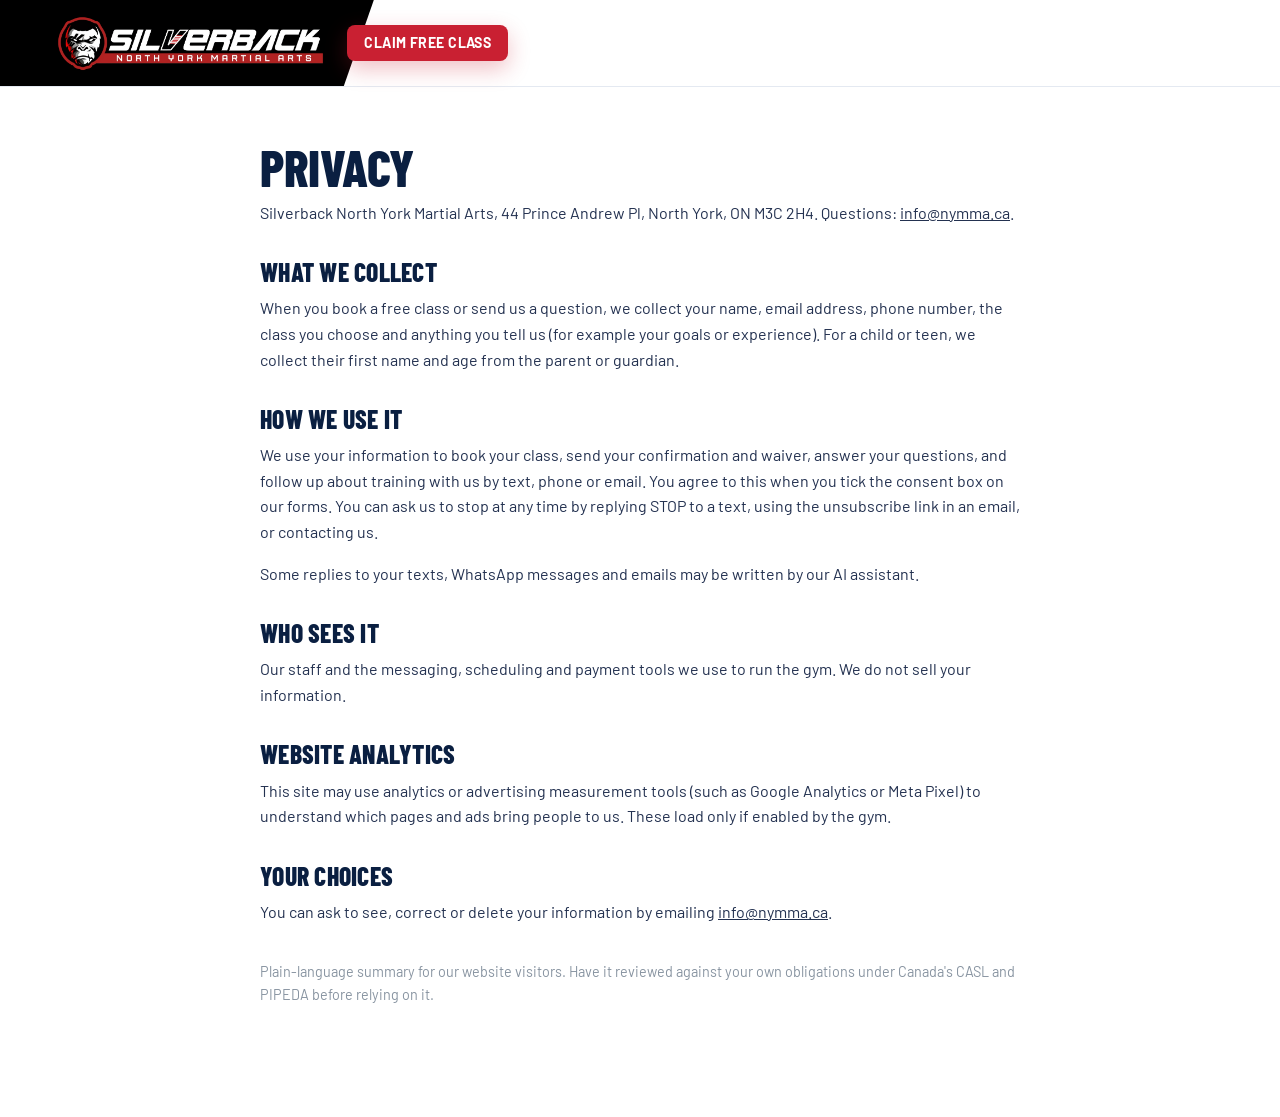
<file: privacy.html>
<!doctype html>
<html lang="en">
<head>
<meta charset="utf-8">
<meta name="viewport" content="width=device-width,initial-scale=1">
<title>Privacy | Silverback North York MMA</title>
<meta name="robots" content="noindex">
<link rel="icon" href="/favicon.ico?v=2" sizes="48x48">
<link rel="icon" href="/assets/img/favicon-192.png?v=2" type="image/png" sizes="192x192">
<link rel="apple-touch-icon" href="/assets/img/apple-touch-icon.png?v=2">
<link href="https://fonts.googleapis.com/css2?family=Barlow:wght@400;500;600;700&family=Barlow+Condensed:wght@700;800&display=swap" rel="stylesheet">
<link rel="stylesheet" href="assets/css/styles.css?v=8">
</head>
<body>
<header class="hdr"><div class="wrap"><a class="brand" href="index.html"><img src="https://img1.wsimg.com/isteam/ip/94b5a3c4-f726-4b4a-af38-fd5995746933/22978.png/:/rs=w:560" srcset="https://img1.wsimg.com/isteam/ip/94b5a3c4-f726-4b4a-af38-fd5995746933/22978.png/:/rs=w:280 280w, https://img1.wsimg.com/isteam/ip/94b5a3c4-f726-4b4a-af38-fd5995746933/22978.png/:/rs=w:560 560w, https://img1.wsimg.com/isteam/ip/94b5a3c4-f726-4b4a-af38-fd5995746933/22978.png/:/rs=w:840 840w" sizes="(max-width: 560px) 211px, (max-width: 760px) 240px, 278px" alt="Silverback North York Martial Arts" width="278" height="58" onerror="this.onerror=null;this.removeAttribute('srcset');this.src='assets/img/logo.webp'"></a>
<div class="hdr-cta"><a class="btn btn-red btn-sm" href="index.html#book">Claim free class</a></div></div></header>
<main class="wrap legal">
  <h1>Privacy</h1>
  <p>Silverback North York Martial Arts, 44 Prince Andrew Pl, North York, ON M3C 2H4. Questions: <a href="mailto:info@nymma.ca">info@nymma.ca</a>.</p>

  <h2>What we collect</h2>
  <p>When you book a free class or send us a question, we collect your name, email address, phone number, the class you choose and anything you tell us (for example your goals or experience). For a child or teen, we collect their first name and age from the parent or guardian.</p>

  <h2>How we use it</h2>
  <p>We use your information to book your class, send your confirmation and waiver, answer your questions, and follow up about training with us by text, phone or email. You agree to this when you tick the consent box on our forms. You can ask us to stop at any time by replying STOP to a text, using the unsubscribe link in an email, or contacting us.</p>
  <p>Some replies to your texts, WhatsApp messages and emails may be written by our AI assistant.</p>

  <h2>Who sees it</h2>
  <p>Our staff and the messaging, scheduling and payment tools we use to run the gym. We do not sell your information.</p>

  <h2>Website analytics</h2>
  <p>This site may use analytics or advertising measurement tools (such as Google Analytics or Meta Pixel) to understand which pages and ads bring people to us. These load only if enabled by the gym.</p>

  <h2>Your choices</h2>
  <p>You can ask to see, correct or delete your information by emailing <a href="mailto:info@nymma.ca">info@nymma.ca</a>.</p>

  <p style="color:#8894a1;font-size:.9rem;margin-top:36px">Plain-language summary for our website visitors. Have it reviewed against your own obligations under Canada's CASL and PIPEDA before relying on it.</p>
</main>
</body>
</html>
</file>
<file: assets/css/styles.css>
/* Silverback North York MMA - v2. Light, conversion-first design (navy/red on white, Barlow). */
:root{
  --bg:#ffffff; --soft:#f4f6fa; --soft2:#e9edf4; --ink:#0a1f41; --ink2:#233150; --muted:#5b6472; --line:#e4e9f1; --line2:#d3dae6;
  --red:#c92032; --red-dk:#a3182a; --red-tint:#fbe9ec; --gold:#f2b632; --gold-tint:#fff6de; --ok:#178a56; --ok-tint:#e6f6ee; --blue:#2458d3; --blue-tint:#e7edfc;
  --radius:12px; --radius-sm:8px; --shadow:0 18px 44px rgba(10,31,65,.12); --shadow-sm:0 1px 4px rgba(10,31,65,.07);
  --head:"Barlow Condensed","Arial Narrow",Impact,sans-serif; --body:"Barlow",system-ui,-apple-system,"Segoe UI",Roboto,sans-serif;
  --hdr-h:86px; --logo-h:58px; /* header height and logo height; the black logo plate sizes itself from these */
}
@media(max-width:760px){:root{--hdr-h:74px;--logo-h:50px}}
@media(max-width:560px){:root{--hdr-h:68px;--logo-h:44px}}
*{box-sizing:border-box}
html{scroll-behavior:smooth;scroll-padding-top:calc(var(--hdr-h) + 14px);overflow-x:hidden}
/* Stops a sideways-drifting scroll from triggering the phone's swipe-back / bounce animation. */
html,body{overscroll-behavior-x:none}
body{margin:0;background:var(--bg);color:var(--ink);font:16px/1.6 var(--body);-webkit-font-smoothing:antialiased;overflow-x:hidden}
img{max-width:100%;display:block}
a{color:inherit}
h1,h2,h3,h4{font-family:var(--head);text-transform:uppercase;letter-spacing:.01em;line-height:1.02;margin:0;color:var(--ink);text-wrap:balance}
h1{font-size:clamp(2.9rem,6.6vw,5.4rem);font-weight:800;letter-spacing:-.005em;line-height:.95}
h2{font-size:clamp(2.1rem,4.4vw,3.3rem);font-weight:800}
h3{font-size:1.5rem;font-weight:700}
p{margin:0 0 1em}
.wrap{width:min(1180px,100% - 32px);margin-inline:auto}
.sec{padding:clamp(60px,8vw,108px) 0}
.sec.alt{background:var(--soft)}
.sec-line{border-top:1.5px solid var(--line)}
.eyebrow{display:inline-flex;align-items:center;gap:10px;color:var(--ink);font:700 .82rem/1 var(--body);letter-spacing:.14em;text-transform:uppercase;margin-bottom:16px}
.eyebrow::before{content:"";display:inline-block;width:22px;height:2px;background:var(--red);flex:0 0 auto}
@media(max-width:420px){.eyebrow{font-size:.72rem;letter-spacing:.1em;gap:8px}.eyebrow::before{width:16px}}
.lead{color:var(--muted);font-size:1.12rem;max-width:62ch}
.lead a{color:var(--red);font-weight:600}
.muted{color:var(--muted)}
.small{font-size:.92rem;color:var(--muted)}
.small a{color:var(--red);font-weight:600}
.ok{color:var(--ok)}
.center{text-align:center}.center .lead{margin-inline:auto}
.sec-head{margin-bottom:clamp(28px,4vw,48px)}
.sec-head h2{margin-bottom:0}
.sec-head .lead{margin-top:16px;margin-bottom:0}
.sec-head.split{display:grid;grid-template-columns:1.1fr .9fr;gap:18px 48px;align-items:end}
.sec-head.split .lead{margin:0}
@media(max-width:860px){.sec-head.split{grid-template-columns:1fr}}
.skip{position:absolute;left:-999px;top:8px;background:#fff;color:#000;padding:8px 12px;border-radius:8px;z-index:400;border:2px solid var(--ink)}.skip:focus{left:8px}

/* buttons */
.btn{display:inline-flex;align-items:center;justify-content:center;gap:8px;padding:14px 26px;border-radius:var(--radius-sm);border:1.5px solid transparent;
  font:700 .95rem/1 var(--body);text-transform:uppercase;letter-spacing:.03em;text-decoration:none;cursor:pointer;transition:transform .12s,background .15s,border-color .15s,box-shadow .15s;white-space:nowrap;background:none;color:inherit}
.btn:hover{transform:translateY(-1px)}
.btn:disabled{opacity:.55;cursor:not-allowed;transform:none}
.btn-red{background:var(--red);color:#fff;box-shadow:0 8px 22px rgba(201,32,50,.28)}.btn-red:hover{background:var(--red-dk)}
.btn-ghost{background:#fff;color:var(--ink);border-color:var(--line2)}.btn-ghost:hover{border-color:var(--ink)}
.btn-dark{background:var(--ink);color:#fff}.btn-dark:hover{background:#000}
.btn-white{background:#fff;color:var(--red);box-shadow:0 10px 26px rgba(0,0,0,.14)}.btn-white:hover{background:var(--red-tint)}
.btn-lg{padding:18px 30px;font-size:1.05rem}
.btn-sm{padding:10px 16px;font-size:.88rem}
.btn-block{width:100%}
.btnrow{display:flex;flex-wrap:wrap;gap:12px;margin-top:26px}
:focus-visible{outline:3px solid var(--blue);outline-offset:2px;border-radius:6px}

/* promo bar */
.promo-bar{background:var(--gold);color:#241a00;text-align:center;padding:9px 16px;font-size:.92rem;font-weight:600}
.promo-bar a{text-decoration:underline;text-underline-offset:3px}
.promo-bar[hidden]{display:none}

/* header */
.hdr{position:sticky;top:0;z-index:50;background:rgba(255,255,255,.96);backdrop-filter:saturate(1.4) blur(8px);-webkit-backdrop-filter:saturate(1.4) blur(8px);border-bottom:1.5px solid var(--line);transition:box-shadow .2s}
.hdr.scrolled{box-shadow:0 6px 24px rgba(10,31,65,.08)}
/* Black plate behind the logo, from the left edge of the screen to just past the logo, with an angled end.
   The logo's own black banner blends into it, so the logo reads as part of the header instead of a sticker on white. */
.hdr::before{content:"";position:absolute;left:0;top:0;bottom:0;width:calc((100% - min(1180px, 100% - 32px)) / 2 + var(--logo-h) * 4.79 + 46px);background:#000;clip-path:polygon(0 0,100% 0,calc(100% - 30px) 100%,0 100%);pointer-events:none}
.hdr .wrap{position:relative;display:flex;align-items:center;gap:20px;height:var(--hdr-h)}
.brand{display:flex;align-items:center;text-decoration:none;flex:0 0 auto}
.brand img{height:var(--logo-h);width:auto}
.nav{display:flex;gap:26px;margin-left:auto}
.nav a{color:var(--ink2);text-decoration:none;font-weight:600;font-size:.95rem;position:relative;padding:4px 0}
.nav a::after{content:"";position:absolute;left:0;right:0;bottom:-2px;height:2px;background:var(--red);transform:scaleX(0);transition:transform .18s}
.nav a:hover{color:var(--ink)}.nav a:hover::after,.nav a.on::after{transform:scaleX(1)}
.hdr-cta{display:flex;align-items:center;gap:16px}
.hdr-phone{font-weight:700;text-decoration:none;font-size:.95rem;white-space:nowrap}
.hdr-phone:hover{color:var(--red)}
.burger{display:none;background:#fff;border:1.5px solid var(--line);border-radius:var(--radius-sm);width:44px;height:44px;cursor:pointer;padding:0;place-content:center;gap:5px}
.burger span{display:block;width:20px;height:2px;background:var(--ink);transition:transform .2s,opacity .2s}
.burger[aria-expanded="true"] span:nth-child(1){transform:translateY(7px) rotate(45deg)}
.burger[aria-expanded="true"] span:nth-child(2){opacity:0}
.burger[aria-expanded="true"] span:nth-child(3){transform:translateY(-7px) rotate(-45deg)}
@media(max-width:1120px){
  .nav{position:absolute;top:var(--hdr-h);left:0;right:0;flex-direction:column;gap:0;background:#fff;border-bottom:1.5px solid var(--line);display:none;margin:0;box-shadow:0 14px 30px rgba(10,31,65,.1)}
  .nav.open{display:flex}.nav a{padding:16px 20px;border-top:1px solid var(--line);font-size:1.05rem}.nav a::after{display:none}
  .burger{display:grid;margin-left:0}.hdr-phone{display:none}.hdr-cta{margin-left:auto}
}
@media(max-width:560px){.hdr-cta .btn{display:none}}

/* ============ hero ============ */
.hero{position:relative;padding:clamp(34px,5vw,72px) 0 clamp(48px,6vw,88px);background:linear-gradient(180deg,#fff 0%,var(--soft) 100%);overflow:hidden}
.hero::before{content:"";position:absolute;right:-12%;top:-30%;width:62%;height:130%;background:radial-gradient(closest-side,rgba(201,32,50,.07),transparent);pointer-events:none}
.hero-grid{position:relative;display:grid;grid-template-columns:1.05fr .95fr;gap:clamp(28px,4.5vw,64px);align-items:center}
@media(max-width:940px){.hero-grid{grid-template-columns:1fr}}
.hero h1 em{font-style:normal;color:var(--red);display:block}
.hero .lead{margin:22px 0 28px;font-size:1.18rem;color:var(--ink2);max-width:54ch}
.hero-ctas{display:flex;flex-wrap:wrap;gap:12px}
@media(max-width:480px){.hero-ctas .btn{flex:1 1 100%}}
.micro{list-style:none;display:flex;flex-wrap:wrap;gap:8px 20px;margin:18px 0 0;padding:0;color:var(--ink2);font-weight:600;font-size:.93rem}
.micro li{display:flex;align-items:center;gap:7px}
.micro li::before{content:"";width:18px;height:18px;border-radius:50%;background:var(--ok) url("data:image/svg+xml,%3Csvg xmlns='http://www.w3.org/2000/svg' viewBox='0 0 24 24' fill='none' stroke='white' stroke-width='3.6' stroke-linecap='round' stroke-linejoin='round'%3E%3Cpath d='m6 12.5 4 4 8-9'/%3E%3C/svg%3E") center/11px no-repeat;flex:0 0 auto}
.grating{display:inline-flex;align-items:center;flex-wrap:wrap;gap:4px 8px;margin-top:20px;padding:8px 16px;background:#fff;border:1.5px solid var(--line);border-radius:999px;text-decoration:none;color:var(--ink);font-size:.95rem;box-shadow:var(--shadow-sm);transition:border-color .15s}
.grating:hover{border-color:var(--line2)}
.grating[hidden]{display:none}
.grating .stars{color:var(--gold);letter-spacing:1px;font-size:1.02rem}
.grating b{font-weight:800}
.grating-n{color:var(--muted)}
.coach-proof{display:flex;align-items:center;gap:14px;margin-top:30px;padding-top:24px;border-top:1.5px solid var(--line);color:var(--muted);font-size:.95rem;max-width:560px}
.coach-proof b{color:var(--ink)}
.coach-proof a{color:var(--red);font-weight:700;white-space:nowrap}
.avatars{display:flex;flex:0 0 auto}
.avatars img,.avatars i{width:44px;height:44px;border-radius:50%;border:2.5px solid #fff;object-fit:cover;box-shadow:var(--shadow-sm);margin-left:-10px;background:var(--ink)}
.avatars img:first-child{margin-left:0}
.avatars i{display:grid;place-items:center;font:700 .8rem/1 var(--body);font-style:normal;color:#fff}

.hero-media{position:relative;padding-bottom:40px}
.hero-photo{width:100%;height:auto;aspect-ratio:5/4.3;object-fit:cover;object-position:42% 45%;border-radius:18px;box-shadow:var(--shadow)}
@media(min-width:941px){.hero-photo{aspect-ratio:1/1.02;object-position:58% 40%}}
.hero-tag{position:absolute;top:18px;right:18px;background:#fff;border-radius:999px;padding:9px 16px;font:700 .8rem/1 var(--body);letter-spacing:.08em;text-transform:uppercase;box-shadow:var(--shadow-sm);color:var(--ink)}
.hero-tag b{color:var(--red)}
.upnext{position:absolute;left:-28px;bottom:0;width:min(360px,88%);background:#fff;border:1.5px solid var(--line);border-radius:14px;box-shadow:0 22px 48px rgba(10,31,65,.18);overflow:hidden}
@media(max-width:1240px){.upnext{left:16px}}
@media(max-width:940px){.hero-media{padding-bottom:0}.upnext{position:relative;left:auto;bottom:auto;width:auto;margin:-60px 14px 0}}
.upnext-head{display:flex;align-items:center;gap:8px;padding:12px 16px;border-bottom:1.5px solid var(--line);font-size:.8rem}
.upnext-head b{font:800 1.05rem/1 var(--head);text-transform:uppercase;letter-spacing:.02em}
.upnext-src{margin-left:auto;color:var(--muted);font-size:.78rem}
.dot{width:9px;height:9px;border-radius:50%;background:var(--ok);animation:pulse 2s infinite}
@keyframes pulse{0%{box-shadow:0 0 0 0 rgba(23,138,86,.45)}70%{box-shadow:0 0 0 8px rgba(23,138,86,0)}100%{box-shadow:0 0 0 0 rgba(23,138,86,0)}}
.upnext-list{display:flex;flex-direction:column}
.upnext-empty{padding:16px;color:var(--muted);font-size:.9rem}
.nx{display:grid;grid-template-columns:64px 1fr auto;align-items:center;gap:12px;padding:11px 16px;border:0;border-top:1px solid var(--line);background:#fff;text-align:left;font:inherit;color:var(--ink);cursor:pointer;width:100%;text-decoration:none;transition:background .12s}
.nx:first-child{border-top:0}
.nx:hover{background:var(--soft)}
.nx-when{display:flex;flex-direction:column;line-height:1.1}
.nx-when small{font:700 .66rem/1.2 var(--body);text-transform:uppercase;letter-spacing:.07em;color:var(--muted)}
.nx-when small.today{color:var(--red)}
.nx-when b{font:800 1.12rem/1.1 var(--head)}
.nx-name{min-width:0}
.nx-name b{display:block;font-size:.95rem;line-height:1.25;white-space:nowrap;overflow:hidden;text-overflow:ellipsis}
.nx-name span{font-size:.76rem;font-weight:600;color:var(--ok)}
.nx-name span.k{color:#7a5200}
.nx-name span.x{color:var(--muted)}
.nx-go{font:700 .76rem/1 var(--body);text-transform:uppercase;letter-spacing:.05em;color:var(--red);white-space:nowrap}

/* ============ proof strip ============ */
.proof{background:var(--ink);color:#fff}
.proof .wrap{display:grid;grid-template-columns:repeat(4,1fr)}
.proof .wrap>div{padding:26px 18px;text-align:center;border-left:1px solid rgba(255,255,255,.12)}
.proof .wrap>div:first-child{border-left:0}
.proof b{display:block;font:800 1.9rem/1 var(--head);text-transform:uppercase;color:#fff;margin-bottom:4px}
.proof span{color:#b9c3d6;font-size:.9rem}
.proof b span{color:inherit;font-size:inherit}
@media(max-width:760px){.proof .wrap{grid-template-columns:1fr 1fr}.proof .wrap>div:nth-child(3){border-left:0}.proof .wrap>div:nth-child(n+3){border-top:1px solid rgba(255,255,255,.12)}.proof b{font-size:1.6rem}}

/* ============ offer (free trial pass + how it works) ============ */
.offer{display:grid;grid-template-columns:1fr 1fr;gap:clamp(28px,5vw,72px);align-items:center}
@media(max-width:900px){.offer{grid-template-columns:1fr}}
.pass{position:relative;background:#fff;border:2px solid var(--ink);border-radius:18px;box-shadow:12px 12px 0 var(--red)}
.pass-top{padding:26px 28px 20px;border-bottom:2px dashed var(--line2);position:relative}
.pass-top::before,.pass-top::after{content:"";position:absolute;bottom:-13px;width:24px;height:24px;border-radius:50%;background:var(--bg);border:2px solid var(--ink)}
.pass-top::before{left:-13px;clip-path:inset(0 0 0 50%)}
.pass-top::after{right:-13px;clip-path:inset(0 50% 0 0)}
.pass-kicker{display:inline-block;background:var(--red);color:#fff;font:700 .74rem/1 var(--body);letter-spacing:.12em;text-transform:uppercase;padding:7px 12px;border-radius:6px;margin-bottom:14px}
.pass h2{font-size:clamp(1.9rem,3.4vw,2.5rem)}
.pass-list{list-style:none;margin:0;padding:10px 28px}
.pass-list li{display:grid;grid-template-columns:24px 1fr;gap:2px 14px;padding:14px 0;border-bottom:1px solid var(--line)}
.pass-list li:last-child{border-bottom:0}
.pass-list li::before{content:"";grid-row:span 2;width:24px;height:24px;border-radius:50%;margin-top:1px;background:var(--red) url("data:image/svg+xml,%3Csvg xmlns='http://www.w3.org/2000/svg' viewBox='0 0 24 24' fill='none' stroke='white' stroke-width='3.4' stroke-linecap='round' stroke-linejoin='round'%3E%3Cpath d='m6 12.5 4 4 8-9'/%3E%3C/svg%3E") center/14px no-repeat}
.pass-list b{font-size:1.02rem}
.pass-list span{color:var(--muted);font-size:.95rem}
.pass-list em{font-style:normal;font-weight:700;color:var(--ink)}
.pass-foot{display:flex;flex-wrap:wrap;align-items:center;justify-content:space-between;gap:14px;padding:20px 28px 26px;background:var(--soft);border-radius:0 0 16px 16px;border-top:1.5px solid var(--line)}
.pass-value{color:var(--muted);font-size:.95rem}
.pass-value b{color:var(--ink);font-size:1.1rem}
@media(max-width:520px){.pass{box-shadow:7px 7px 0 var(--red)}.pass-top,.pass-list,.pass-foot{padding-left:20px;padding-right:20px}.pass-foot .btn{width:100%}}
.howto h2{margin-bottom:26px}
.steps{list-style:none;margin:0;padding:0;counter-reset:s;display:grid;gap:22px}
.steps li{display:grid;grid-template-columns:44px 1fr;gap:4px 16px}
.steps li::before{counter-increment:s;content:counter(s);grid-row:span 2;display:grid;place-items:center;width:44px;height:44px;border-radius:50%;background:var(--ink);color:#fff;font:800 1.3rem/1 var(--head)}
.steps h3{font-size:1.3rem;align-self:end}
.steps p{color:var(--muted);margin:0}
.howto-alt{margin:28px 0 0;padding-top:20px;border-top:1.5px solid var(--line);color:var(--muted)}
.howto-alt a{color:var(--ink);font-weight:700}

/* ============ class finder ============ */
.finder{display:grid;grid-template-columns:1fr 1fr;background:#fff;border:1.5px solid var(--line);border-radius:18px;box-shadow:var(--shadow);overflow:hidden;max-width:1040px;margin-inline:auto}
@media(max-width:860px){.finder{grid-template-columns:1fr}}
.finder-q{padding:28px}
.finder-q .lab:first-child{margin-top:0}
.seg{display:grid;grid-template-columns:1fr 1fr;gap:8px;margin-bottom:10px}
.seg button{padding:14px 12px;border:1.5px solid var(--line);border-radius:var(--radius-sm);background:#fff;font:700 1rem/1.2 var(--body);color:var(--ink);cursor:pointer;transition:border-color .12s,background .12s}
.seg button small{display:block;font-weight:500;font-size:.78rem;color:var(--muted)}
.seg button[aria-pressed="true"]{border-color:var(--ink);background:var(--ink);color:#fff}
.seg button[aria-pressed="true"] small{color:#b9c3d6}
.goalgrid{display:grid;grid-template-columns:1fr 1fr;gap:8px}
@media(max-width:420px){.goalgrid{grid-template-columns:1fr}}
.goalbtn{display:flex;align-items:center;gap:10px;padding:13px 14px;border:1.5px solid var(--line);border-radius:var(--radius-sm);background:#fff;font:600 .95rem/1.2 var(--body);color:var(--ink);cursor:pointer;text-align:left;transition:border-color .12s,background .12s}
.goalbtn:hover{border-color:var(--ink)}
.goalbtn i{font-style:normal;font-size:1.2rem;line-height:1}
.goalbtn[aria-pressed="true"]{border-color:var(--red);background:var(--red-tint)}
.finder-r{background:var(--soft);border-left:1.5px solid var(--line);padding:28px;display:flex;flex-direction:column;justify-content:center;min-height:320px}
@media(max-width:860px){.finder-r{border-left:0;border-top:1.5px solid var(--line);min-height:0}}
.finder-wait{text-align:center;color:var(--muted);display:grid;gap:4px}
.finder-wait b{font:800 1.4rem/1 var(--head);text-transform:uppercase;color:var(--ink2)}
.rec-lab{font:700 .72rem/1 var(--body);text-transform:uppercase;letter-spacing:.1em;color:var(--red)}
.rec h3{font-size:2rem;margin:8px 0 8px}
.rec p{color:var(--ink2);margin-bottom:14px}
.rec-times{display:grid;gap:8px;margin-bottom:14px}
.rec-time{display:flex;align-items:center;justify-content:space-between;gap:12px;padding:12px 14px;background:#fff;border:1.5px solid var(--line);border-radius:var(--radius-sm);text-decoration:none;color:var(--ink);font-weight:600;transition:border-color .12s}
.rec-time:hover{border-color:var(--red)}
.rec-time small{display:block;color:var(--muted);font-weight:500;font-size:.8rem}
.rec-time em{font-style:normal;color:var(--red);font:700 .78rem/1 var(--body);text-transform:uppercase;letter-spacing:.05em;white-space:nowrap}
.rec-alt{font-size:.9rem;color:var(--muted);margin:0}
.rec-alt a{color:var(--ink);font-weight:700}

/* ============ programs ============ */
.progs{display:grid;grid-template-columns:repeat(3,1fr);gap:22px}   /* three programs: Kickboxing, NoGi Jiu-Jitsu, MMA (Wrestling was removed 2026-10-30) */
@media(max-width:820px){.progs{grid-template-columns:1fr}}
/* Photo always sits full-width on top of the text (never squeezed into a narrow side column) so it keeps a
   sane landscape crop at every screen size, instead of stretching into a tall, badly-cropped sliver on wide screens. */
.prog{display:grid;grid-template-columns:1fr;grid-template-rows:auto 1fr;background:#fff;border:1.5px solid var(--line);border-radius:var(--radius);overflow:hidden;box-shadow:var(--shadow-sm);transition:box-shadow .2s,transform .2s}
.prog:hover{box-shadow:var(--shadow)}
.prog-ph{position:relative;aspect-ratio:16/9;background:var(--soft2)}
.prog-ph img{position:absolute;inset:0;width:100%;height:100%;object-fit:cover}
.prog-body{padding:24px;display:flex;flex-direction:column;gap:10px}
.prog-body h3{font-size:1.9rem}
.prog-body p{color:var(--muted);margin:0;font-size:.97rem}
.prog-body .when{font-size:.88rem;color:var(--ink2);padding:10px 12px;background:var(--soft);border-radius:var(--radius-sm)}
.prog-body .when b{display:block;font:700 .68rem/1.4 var(--body);text-transform:uppercase;letter-spacing:.1em;color:var(--muted)}
.prog-body .btn{margin-top:auto;align-self:flex-start}
.chip2{display:inline-block;padding:4px 10px;border-radius:999px;font-size:.74rem;font-weight:700;letter-spacing:.04em;text-transform:uppercase;background:var(--red-tint);color:var(--red);width:max-content}
.chip2.green{background:var(--ok-tint);color:var(--ok)}
.chip2.gold{background:var(--gold-tint);color:#7a5200}

/* ============ beginner worries ============ */
.worries{display:grid;grid-template-columns:repeat(4,1fr);gap:18px}
@media(max-width:1000px){.worries{grid-template-columns:1fr 1fr}}
@media(max-width:560px){.worries{grid-template-columns:1fr}}
.worry{background:#fff;border:1.5px solid var(--line);border-radius:var(--radius);padding:24px;box-shadow:var(--shadow-sm);border-top:4px solid var(--red)}
.worry q{display:block;font:800 1.45rem/1.05 var(--head);text-transform:uppercase;color:var(--ink);margin-bottom:12px;quotes:"\201C" "\201D"}
.worry q::before,.worry q::after{color:var(--red)}
.worry p{color:var(--muted);margin:0;font-size:.97rem}

/* ============ first class / what to expect ============ */
.expect{display:grid;grid-template-columns:1.15fr .85fr;gap:clamp(28px,5vw,72px);align-items:start}
@media(max-width:900px){.expect{grid-template-columns:1fr}}
.expect h2{margin-bottom:28px}
.timeline{list-style:none;margin:0;padding:0;counter-reset:t;position:relative}
.timeline li{position:relative;display:grid;gap:2px;padding:0 0 24px 60px}
.timeline li:not(:last-child)::after{content:"";position:absolute;left:19px;top:40px;bottom:-2px;width:2px;background:var(--line)}
.timeline li:last-child{padding-bottom:0}
.timeline li::before{counter-increment:t;content:counter(t);position:absolute;left:0;top:-4px;width:40px;height:40px;border-radius:50%;background:#fff;border:2px solid var(--red);color:var(--red);display:grid;place-items:center;font:800 1.15rem/1 var(--head)}
.timeline b{font:800 1.3rem/1.1 var(--head);text-transform:uppercase}
.timeline span{color:var(--muted)}
.bring{background:#fff;border:1.5px solid var(--line);border-radius:var(--radius);overflow:hidden;box-shadow:var(--shadow);position:sticky;top:96px}
@media(max-width:900px){.bring{position:static}}
.bring img{width:100%;height:auto;aspect-ratio:16/10;object-fit:cover}
.bring-body{padding:24px}
.bring h3{margin-bottom:14px}
.ticks{list-style:none;margin:0 0 16px;padding:0;display:grid;gap:10px}
.ticks li{position:relative;padding-left:32px;font-weight:500}
.ticks li::before{content:"";position:absolute;left:0;top:2px;width:22px;height:22px;border-radius:50%;background:var(--ok) url("data:image/svg+xml,%3Csvg xmlns='http://www.w3.org/2000/svg' viewBox='0 0 24 24' fill='none' stroke='white' stroke-width='3.4' stroke-linecap='round' stroke-linejoin='round'%3E%3Cpath d='m6 12.5 4 4 8-9'/%3E%3C/svg%3E") center/14px no-repeat}

/* ============ schedule ============ */
.viewtabs{display:inline-flex;background:#fff;border:1.5px solid var(--line);border-radius:var(--radius-sm);padding:4px;margin-bottom:20px}
.viewtabs button{padding:10px 18px;border:0;border-radius:6px;background:transparent;color:var(--muted);font:700 .88rem/1 var(--body);text-transform:uppercase;letter-spacing:.04em;cursor:pointer}
.viewtabs button[aria-selected="true"]{background:var(--ink);color:#fff}
[role="tabpanel"][hidden]{display:none}
/* week view (assets/js/site.js) */
.week{display:grid;grid-template-columns:repeat(7,1fr);gap:10px}
@media(max-width:1000px){.week{grid-template-columns:repeat(4,1fr)}}
@media(max-width:640px){.week{grid-template-columns:1fr 1fr}}
@media(max-width:360px){.week{grid-template-columns:1fr}}
.wday{background:#fff;border:1.5px solid var(--line);border-radius:var(--radius);overflow:hidden;display:flex;flex-direction:column}
.wday h4{font-size:1.05rem;padding:11px 12px;border-bottom:1.5px solid var(--line);display:flex;justify-content:space-between;align-items:baseline;gap:6px}
.wday h4 small{font:600 .74rem/1 var(--body);text-transform:none;color:var(--muted);letter-spacing:0}
.wday.today{border-color:var(--red)}
.wday.today h4{background:var(--red);color:#fff;border-color:var(--red)}
.wday.today h4 small{color:#ffd7dc}
.wcls{display:block;width:100%;text-align:left;text-decoration:none;padding:10px 12px;border:0;border-top:1px solid var(--line);border-left:4px solid var(--blue);background:#fff;font:inherit;color:var(--ink);cursor:pointer;transition:background .12s}
.wday h4+.wcls{border-top:0}
.wcls:hover{background:var(--soft)}
.wcls.striking{border-left-color:var(--red)}.wcls.mma{border-left-color:var(--gold)}.wcls.kids{border-left-color:var(--ok)}
.wcls span{display:block;font:800 1.02rem/1.2 var(--head)}
.wcls b{display:block;font-size:.9rem;line-height:1.25}
.wcls em{display:inline-block;font-style:normal;font-size:.66rem;font-weight:700;color:var(--ok);background:var(--ok-tint);border-radius:999px;padding:2px 7px;margin-top:5px}
.wcls em.x{color:var(--muted);background:var(--soft)}
.wcls.past{opacity:.45}
/* month calendar (assets/js/schedule.js) */
.cal{background:#fff;border:1.5px solid var(--line);border-radius:var(--radius);overflow:hidden;box-shadow:var(--shadow-sm)}
.cal-top{display:flex;align-items:center;gap:12px;padding:16px 18px;border-bottom:1.5px solid var(--line)}
.cal-top h3{font-size:1.3rem;flex:1;text-align:center}
.cal-nav{width:36px;height:36px;border-radius:50%;border:1.5px solid var(--line);background:#fff;color:var(--ink);font-size:1rem;cursor:pointer;display:grid;place-items:center;flex:0 0 auto}
.cal-nav:disabled{opacity:.35;cursor:not-allowed}
.cal-today{border:1.5px solid var(--line);background:#fff;border-radius:var(--radius-sm);padding:7px 14px;font:700 .78rem/1 var(--body);text-transform:uppercase;letter-spacing:.04em;color:var(--ink);cursor:pointer;flex:0 0 auto}
.cal-dow{display:grid;grid-template-columns:repeat(7,1fr);border-bottom:1.5px solid var(--line)}
.cal-dow span{padding:10px 4px;text-align:center;font:700 .7rem/1 var(--body);text-transform:uppercase;letter-spacing:.06em;color:var(--muted)}
.cal-grid{display:grid;grid-template-columns:repeat(7,1fr)}
.cal-day{border:0;border-right:1px solid var(--line);border-bottom:1px solid var(--line);min-height:64px;padding:8px 6px;background:#fff;text-align:left;font:inherit;cursor:pointer;color:var(--ink);position:relative}
.cal-day:nth-child(7n){border-right:0}
.cal-day b{display:block;font:700 .95rem/1 var(--head)}
.cal-day em{display:block;font-style:normal;font-size:.66rem;color:var(--muted);margin-top:3px;line-height:1.3}
.cal-day.pad{background:var(--soft);cursor:default}
.cal-day.past{opacity:.4;cursor:not-allowed}
.cal-day.today b{color:var(--red)}
.cal-day.has:hover:not(.past){background:var(--soft)}
.cal-day.sel{background:var(--red)}
.cal-day.sel b{color:#fff;display:inline-block;border-radius:50%}
.cal-day.sel em{color:#ffd7dc}
@media(max-width:640px){.cal-day{min-height:52px;padding:6px 4px}.cal-day b{font-size:.85rem}.cal-day em{font-size:.6rem}.cal-dow span{font-size:.62rem;padding:8px 2px}}
.cal-foot{padding:14px 18px;border-top:1.5px solid var(--line);color:var(--muted);font-size:.85rem}
.cal-list{padding:18px}
.cal-list h4{font-size:1.15rem;margin-bottom:4px}
.cal-list .sub{color:var(--muted);font-size:.9rem;margin-bottom:14px}
.cal-cards{display:grid;grid-template-columns:1fr 1fr;gap:10px}
@media(max-width:560px){.cal-cards{grid-template-columns:1fr}}
.cal-card{border:1.5px solid var(--line);border-radius:var(--radius-sm);padding:13px 14px;display:flex;flex-direction:column;gap:6px}
.cal-card b{font-size:.98rem}
.cal-card .cc-time{color:var(--ink);font-weight:700}
.cal-card .cc-meta{color:var(--muted);font-size:.85rem}
.cal-card .cc-row{display:flex;flex-wrap:wrap;gap:6px;align-items:center;margin-top:2px}
.cal-badge{font-size:.68rem;font-weight:700;padding:3px 9px;border-radius:var(--radius-sm);white-space:nowrap;text-transform:uppercase;letter-spacing:.03em}
.cal-badge.striking{background:var(--red-tint);color:var(--red)}
.cal-badge.grappling{background:var(--blue-tint);color:var(--blue)}
.cal-badge.mma{background:var(--gold-tint);color:#8a5f00}
.cal-badge.kids{background:var(--ok-tint);color:var(--ok)}
.cal-card .btn{margin-top:6px;align-self:flex-start}
.cal-empty{padding:18px;color:var(--muted);font-size:.95rem}
.legend{display:flex;gap:16px;flex-wrap:wrap;margin-top:18px;color:var(--muted);font-size:.9rem}
.legend span::before{content:"";display:inline-block;width:10px;height:10px;border-radius:3px;margin-right:6px;background:var(--red)}
.legend .g::before{background:var(--blue)}.legend .m::before{background:var(--gold)}.legend .k::before{background:var(--ok)}
.fine{color:var(--muted);font-size:.9rem;margin-top:18px}
.fine a{color:var(--ink2)}

/* ============ kids ============ */
.kids-grid{display:grid;grid-template-columns:.9fr 1.1fr;gap:clamp(28px,5vw,72px);align-items:center}
@media(max-width:900px){.kids-grid{grid-template-columns:1fr}.kids-copy{order:-1}}
.kids-card{background:linear-gradient(145deg,#fff4d6 0%,#ffe0c2 45%,#fbd3d8 100%);border-radius:20px;padding:clamp(24px,3.5vw,38px);position:relative;overflow:hidden}
.kids-card::after{content:"";position:absolute;right:-60px;top:-60px;width:220px;height:220px;border-radius:50%;background:rgba(255,255,255,.35)}
.kids-age{position:relative;z-index:1;display:flex;align-items:baseline;gap:12px;margin-bottom:22px}
.kids-age span{font:700 .9rem/1 var(--body);text-transform:uppercase;letter-spacing:.14em;color:var(--ink2)}
.kids-age b{font:800 clamp(4.4rem,10vw,6.8rem)/.85 var(--head);color:var(--ink);letter-spacing:-.02em}
.kids-classes{position:relative;z-index:1;display:grid;gap:10px}
.kids-classes a{display:grid;grid-template-columns:1fr auto;gap:2px 12px;align-items:center;background:#fff;border-radius:var(--radius);padding:16px 18px;text-decoration:none;color:var(--ink);box-shadow:0 6px 18px rgba(10,31,65,.08);transition:transform .12s}
.kids-classes a:hover{transform:translateY(-2px)}
.kids-classes b{font:800 1.3rem/1.1 var(--head);text-transform:uppercase}
.kids-classes span{grid-column:1;color:var(--muted);font-size:.92rem}
.kids-classes i{grid-row:1/span 2;grid-column:2;font:700 .78rem/1 var(--body);font-style:normal;text-transform:uppercase;letter-spacing:.05em;color:var(--red)}
.kids-price{position:relative;z-index:1;margin:18px 0 0;font-size:.92rem;color:var(--ink2);font-weight:500}
.kids-copy .kids-photo{width:100%;height:auto;aspect-ratio:16/10;object-fit:cover;object-position:50% 55%;border-radius:var(--radius);box-shadow:var(--shadow-sm);margin-bottom:20px}
.kids-copy h2{margin-bottom:16px}
.kids-copy .lead{margin-bottom:22px}

/* ============ coaches ============ */
/* John as the big card on the left, the other three coaches stacked on the right */
/* Every coach gets the same size card - John (the owner) isn't singled out with a bigger "feature" treatment. */
.coaches{display:grid;grid-template-columns:repeat(auto-fit,minmax(215px,1fr));gap:18px}
.coach{background:#fff;border:1.5px solid var(--line);border-radius:var(--radius);overflow:hidden;box-shadow:var(--shadow-sm);display:flex;flex-direction:column}
.coach .pic{position:relative;aspect-ratio:4/3;background:var(--soft2)}
.coach .pic img{position:absolute;inset:0;width:100%;height:100%;object-fit:cover}
.coach .pic.mono{display:grid;place-items:center;gap:8px;text-align:center;color:#fff;background:linear-gradient(135deg,var(--ink),#1d3a6e)}
.coach .pic.mono svg{width:34px;height:34px;opacity:.8}
.coach .pic.mono small{font:700 .68rem/1.2 var(--body);text-transform:uppercase;letter-spacing:.06em;color:rgba(255,255,255,.85)}
.coach .body{padding:20px 22px}
.coach .role{color:var(--red);font-weight:700;font-size:.76rem;text-transform:uppercase;letter-spacing:.1em;margin-bottom:6px}
.coach p{color:var(--muted);font-size:.94rem;margin:8px 0 0}
.titles{list-style:none;margin:12px 0 0;padding:0;display:flex;flex-wrap:wrap;gap:6px}
.titles li{font-size:.74rem;font-weight:700;background:var(--gold-tint);color:#6a4a00;border-radius:6px;padding:4px 8px}

/* ============ community gallery ============ */
/* A uniform, self-scaling photo grid (every cell is the same shape) instead of a hand-tuned mosaic with fixed
   pixel heights - that's what made some photos crop badly or look squeezed at particular screen widths. */
.gallery{display:grid;grid-template-columns:repeat(auto-fill,minmax(230px,1fr));gap:14px}
.gallery figure{margin:0;position:relative;border-radius:var(--radius);overflow:hidden;background:var(--soft2);aspect-ratio:4/3}
.gallery img{position:absolute;inset:0;width:100%;height:100%;object-fit:cover;transition:transform .5s}
.gallery figure:hover img{transform:scale(1.04)}
.gallery figcaption{position:absolute;left:12px;bottom:12px;background:#fff;color:var(--ink);font:700 .74rem/1 var(--body);text-transform:uppercase;letter-spacing:.08em;padding:7px 11px;border-radius:6px;box-shadow:var(--shadow-sm)}
.social{margin-top:22px;color:var(--muted);display:flex;gap:10px 18px;flex-wrap:wrap;align-items:center}
.social a{color:var(--ink);font-weight:700}
.social[hidden]{display:none}

/* ============ reviews ============ */
.rev-summary{display:grid;grid-template-columns:auto 1fr;gap:clamp(24px,5vw,64px);align-items:center;max-width:1000px;margin-inline:auto}
@media(max-width:700px){.rev-summary{grid-template-columns:1fr}}
.rev-score{display:grid;justify-items:center;gap:8px;background:var(--soft);border:1.5px solid var(--line);border-radius:18px;padding:32px 44px;text-align:center}
.rev-score[hidden]{display:none}
.rev-score b{font:800 5.4rem/.85 var(--head);color:var(--ink)}
.rev-score .stars{color:var(--gold);font-size:1.6rem;letter-spacing:3px;line-height:1}
.rev-score small{color:var(--muted);font-size:.92rem}
.rev-copy .lead{margin-top:14px;margin-bottom:0}
.reviews{display:grid;grid-template-columns:repeat(auto-fit,minmax(280px,1fr));gap:18px}
.reviews:not(:empty){margin-top:40px}
.review{background:var(--soft);border-radius:var(--radius);padding:24px;display:flex;flex-direction:column;gap:12px;margin:0}
.review .stars{color:var(--gold);letter-spacing:2px;font-size:1.05rem}
.review blockquote{margin:0;color:var(--ink2);font-size:1rem}
.review figcaption b{display:block;font-size:.92rem}
.review figcaption small{color:var(--muted)}
#reviewMore{margin-top:24px}

/* ============ pricing ============ */
.pfn{display:flex;flex-wrap:wrap;align-items:center;gap:8px 16px;background:var(--soft);border:1.5px solid var(--line);border-radius:var(--radius-sm);padding:13px 18px;margin-bottom:22px;font-size:.92rem;color:var(--ink2)}
.pfn b{color:var(--ink)}
.pfn[hidden]{display:none}
.pfn button{margin-left:auto;background:none;border:0;color:var(--red);font:700 .82rem/1 var(--body);text-transform:uppercase;letter-spacing:.03em;cursor:pointer;text-decoration:underline;text-underline-offset:2px;padding:4px}
.toggle{display:inline-flex;background:#fff;border:1.5px solid var(--line);border-radius:var(--radius-sm);padding:4px;margin-bottom:34px;flex-wrap:wrap}
.toggle button{padding:10px 18px;border:0;border-radius:6px;background:transparent;color:var(--muted);font:700 .88rem/1 var(--body);text-transform:uppercase;letter-spacing:.04em;cursor:pointer}
.toggle button[aria-selected="true"]{background:var(--ink);color:#fff}
.plans{display:grid;grid-template-columns:repeat(3,1fr);gap:20px;align-items:stretch}
.plans.filtered{grid-template-columns:1fr;max-width:420px;margin-inline:auto}
@media(max-width:900px){.plans{grid-template-columns:1fr;max-width:520px;gap:26px}}
.plan{background:#fff;border:1.5px solid var(--line);border-radius:var(--radius);padding:28px;display:flex;flex-direction:column;gap:6px;position:relative;box-shadow:var(--shadow-sm)}
.plan.feat{border-color:var(--red);border-width:2px;box-shadow:0 18px 40px rgba(201,32,50,.16)}
@media(min-width:901px){.plan.feat{transform:translateY(-10px)}}
.plan .ribbon{position:absolute;top:-13px;left:24px;background:var(--red);color:#fff;font:800 .74rem/1 var(--body);letter-spacing:.06em;text-transform:uppercase;padding:6px 12px;border-radius:999px}
.plan .ribbon.promo{background:var(--gold);color:#241a00}
.plan .ribbon[hidden]{display:none}
.plan h3{margin-top:4px;font-size:1.7rem}
.plan .inc{color:var(--muted);font-size:.95rem;margin-bottom:6px;min-height:2.9em}
.price{font:800 3.4rem/1 var(--head);display:flex;align-items:baseline;gap:6px;margin:4px 0 0}
.price small{font:500 .95rem/1 var(--body);color:var(--muted)}
.was{color:var(--muted);text-decoration:line-through;font-size:.95rem;min-height:1.4em}
.plan ul{list-style:none;margin:12px 0 20px;padding:0;display:grid;gap:8px;color:var(--ink2);font-size:.95rem}
.plan li::before{content:"✓";color:var(--ok);font-weight:800;margin-right:8px}
.plan .btns{margin-top:auto;display:grid;gap:10px}
.plan-row{display:grid;grid-template-columns:1.4fr 1fr;gap:20px;margin-top:22px}
.plan-row.solo{grid-template-columns:1fr;max-width:380px;margin-left:auto;margin-right:auto}
@media(max-width:900px){.plan-row{grid-template-columns:1fr;max-width:520px}}
.plan-row .plan{flex-direction:row;align-items:center;justify-content:space-between;flex-wrap:wrap;gap:14px 22px;padding:22px 26px}
.plan-row .plan .inc{min-height:0;margin:0}
.btns-row{display:flex;flex-wrap:wrap;gap:10px}
.price-controls{display:flex;flex-wrap:wrap;gap:12px 16px;margin-bottom:34px}
.price-controls .toggle{margin-bottom:0}
.plan-row .price{font-size:2.6rem;margin:0}
.plan-row h3{font-size:1.4rem;margin:0}

/* ============ faq ============ */
.faq-wrap{display:grid;grid-template-columns:.8fr 1.2fr;gap:clamp(28px,5vw,72px);align-items:start}
@media(max-width:900px){.faq-wrap{grid-template-columns:1fr}}
@media(min-width:901px){.faq-wrap>div:first-child{position:sticky;top:100px}}
.faq-wrap .lead{margin-top:16px}
.faq{display:grid;gap:10px}
.faq details{background:#fff;border:1.5px solid var(--line);border-radius:var(--radius);padding:0 20px;transition:border-color .15s}
.faq details[open]{border-color:var(--line2);box-shadow:var(--shadow-sm)}
.faq summary{cursor:pointer;list-style:none;padding:18px 32px 18px 0;font-weight:700;font-size:1.03rem;position:relative}
.faq summary::-webkit-details-marker{display:none}
.faq summary::after{content:"+";position:absolute;right:0;top:50%;transform:translateY(-50%);font-size:1.5rem;font-weight:500;color:var(--red);transition:transform .2s}
.faq details[open] summary::after{transform:translateY(-50%) rotate(45deg)}
.faq details p{color:var(--muted);padding-bottom:18px;margin:0}
.faq details a{color:var(--red);font-weight:600}

/* ============ visit ============ */
.visit{display:grid;grid-template-columns:.9fr 1.1fr;gap:clamp(22px,4vw,56px);align-items:stretch}
@media(max-width:900px){.visit{grid-template-columns:1fr}}
.info{display:grid;gap:12px;margin:24px 0 20px}
.info div{background:#fff;border:1.5px solid var(--line);border-radius:var(--radius);padding:14px 18px}
.info b{display:block;color:var(--muted);font-size:.74rem;text-transform:uppercase;letter-spacing:.12em;margin-bottom:4px}
.info a{font-weight:600}
.info .warn{border-color:#efd58a;background:var(--gold-tint)}
.info .warn b{color:#7a5200}
.map{border:0;width:100%;height:100%;min-height:380px;border-radius:var(--radius);box-shadow:var(--shadow-sm)}

/* ============ final cta ============ */
.final{background:var(--red);color:#fff;padding:clamp(52px,7vw,84px) 0;position:relative;overflow:hidden}
.final::before{content:"";position:absolute;inset:0;background:repeating-linear-gradient(-45deg,rgba(255,255,255,.045) 0 14px,transparent 14px 28px);pointer-events:none}
.final-grid{position:relative;display:flex;align-items:center;justify-content:space-between;gap:24px 48px;flex-wrap:wrap}
.final h2{color:#fff;font-size:clamp(2.3rem,5vw,3.8rem)}
.final p{color:#ffe1e5;font-size:1.12rem;margin:10px 0 0}
.final-ctas{display:flex;flex-direction:column;align-items:center;gap:12px}
@media(max-width:560px){.final-ctas{width:100%}.final-ctas .btn{width:100%}}
.final-alt{color:#fff;font-weight:600;text-underline-offset:3px}

/* ============ footer ============ */
.ftr{padding:52px 0 110px;background:var(--soft);color:var(--muted);font-size:.93rem;border-top:1.5px solid var(--line)}
.ftr-grid{display:grid;grid-template-columns:1.5fr 1fr 1fr 1fr;gap:28px}
@media(max-width:800px){.ftr-grid{grid-template-columns:1fr 1fr}.ftr-brand{grid-column:span 2}}
.ftr-brand .logo-plate{display:inline-block;background:#000;border-radius:10px;padding:10px 16px;margin-bottom:14px}
.ftr-brand img{height:48px;width:auto}
.ftr b{display:block;color:var(--ink);font:800 1.05rem/1 var(--head);text-transform:uppercase;letter-spacing:.04em;margin-bottom:10px}
.ftr p{margin:0;line-height:1.8}
.ftr a{color:var(--ink2);text-decoration:none}.ftr a:hover{color:var(--red)}
.ftr-base{display:flex;flex-wrap:wrap;justify-content:space-between;gap:12px;margin-top:34px;padding-top:20px;border-top:1.5px solid var(--line)}
.ftr-base nav{display:flex;gap:18px}
@media(min-width:761px){.ftr{padding-bottom:52px}}

/* ============ mobile sticky bar ============ */
.mbar{position:fixed;left:0;right:0;bottom:0;z-index:60;display:none;gap:8px;padding:10px 12px calc(10px + env(safe-area-inset-bottom));background:#fff;border-top:1.5px solid var(--line);box-shadow:0 -6px 20px rgba(10,31,65,.08);transition:transform .25s}
.mbar .btn{flex:1;padding:14px 10px}
.mbar .btn-red{flex:2}
@media(max-width:760px){.mbar{display:flex}.mbar.hide{transform:translateY(110%)}}

/* ============ reveal on scroll (only when JS is on) ============ */
.js .rv{opacity:0;transform:translateY(18px);transition:opacity .6s ease,transform .6s ease}
.js .rv.in{opacity:1;transform:none}

/* ============ booking / ask-a-question popup (assets/js/booking.js) ============ */
html.modal-open,html.modal-open body{overflow:hidden}
.modal-overlay{position:fixed;inset:0;background:rgba(10,31,65,.55);display:none;align-items:flex-start;justify-content:center;padding:5vh 16px;overflow-y:auto;z-index:300}
.modal-overlay.open{display:flex}
.modal-dialog{background:#fff;border-radius:16px;width:min(680px,100%);box-shadow:0 30px 70px rgba(10,31,65,.35);display:flex;flex-direction:column;max-height:90vh;outline:none;overflow:hidden}
.modal-head{display:flex;align-items:center;justify-content:space-between;gap:16px;padding:18px 22px;border-bottom:1.5px solid var(--line);flex:0 0 auto}
.modal-title{display:flex;align-items:center;gap:12px;font:800 1.35rem/1 var(--head);text-transform:uppercase;color:var(--ink);margin:0}
.modal-title::before{content:"";width:26px;height:3px;background:var(--red);flex:0 0 auto}
.mh-right{display:flex;align-items:center;gap:10px}
.demo-pill{font:700 .66rem/1 var(--body);letter-spacing:.1em;text-transform:uppercase;background:var(--gold-tint);color:#7a5200;border:1px solid #efd58a;border-radius:999px;padding:5px 9px;cursor:help}
.modal-close{width:40px;height:40px;border-radius:var(--radius-sm);border:1.5px solid var(--line);background:#fff;color:var(--ink);font-size:1.3rem;line-height:1;cursor:pointer;display:grid;place-items:center;flex:0 0 auto}
.modal-close:hover{border-color:var(--ink)}
.bk{padding:22px 20px;min-height:320px;overflow-y:auto;flex:1 1 auto}
.bk h3{font-size:1.6rem;margin-bottom:4px}
.bk .sub{color:var(--muted);font-size:.95rem;margin-bottom:14px}
@media(max-width:600px){.modal-overlay{padding:0}.modal-dialog{border-radius:0;width:100%;height:100%;max-height:none}}
.steptabs{display:flex;align-items:center;flex-wrap:wrap;gap:14px;margin-bottom:18px}
.steptab{display:flex;align-items:center;gap:8px;flex:0 0 auto}
.steptab i{width:26px;height:26px;border-radius:50%;display:grid;place-items:center;font:700 .82rem/1 var(--body);font-style:normal;flex:0 0 auto}
.steptab span{font:700 .72rem/1 var(--body);text-transform:uppercase;letter-spacing:.06em;color:var(--muted);white-space:nowrap}
.steptab.todo i{background:#fff;border:1.5px solid var(--line);color:var(--muted)}
.steptab.active i{background:var(--red);color:#fff}.steptab.active span{color:var(--ink)}
.steptab.done i{background:var(--ink);color:#fff}
.lab{font-size:.72rem;font-weight:700;color:var(--ink2);margin:12px 0 7px;display:block;text-transform:uppercase;letter-spacing:.07em}
.fgrid{display:grid;grid-template-columns:1fr 1fr;gap:10px}
@media(max-width:480px){.fgrid{grid-template-columns:1fr}}
.optlist{display:flex;flex-direction:column;gap:9px;margin:2px 0 4px}
.optrow{display:flex;align-items:center;gap:10px;cursor:pointer;font:15px/1.3 var(--body);color:var(--ink)}
.optrow input{position:absolute;opacity:0;width:20px;height:20px;margin:0;pointer-events:none}
.optbox{position:relative;flex:0 0 auto;width:20px;height:20px;border-radius:6px;border:1.5px solid var(--line);background:#fff;transition:background .12s,border-color .12s}
.optbox::after{content:"";position:absolute;inset:0;background:url("data:image/svg+xml,%3Csvg xmlns='http://www.w3.org/2000/svg' viewBox='0 0 24 24' fill='none' stroke='white' stroke-width='3.6' stroke-linecap='round' stroke-linejoin='round'%3E%3Cpath d='m5 12.5 4.5 4.5L19 7'/%3E%3C/svg%3E") center/12px no-repeat;opacity:0;transition:opacity .1s}
.optrow input:checked + .optbox{background:var(--red);border-color:var(--red)}
.optrow input:checked + .optbox::after{opacity:1}
.optrow input:focus-visible + .optbox{outline:3px solid var(--blue);outline-offset:2px}
.optrow small{color:var(--muted);font-weight:500}
.fld label{display:block;font-size:.72rem;font-weight:700;color:var(--ink2);margin:0 0 6px;text-transform:uppercase;letter-spacing:.07em}
.fld input,.fld textarea,.fld select{width:100%;padding:12px 14px;border:1.5px solid var(--line);border-radius:var(--radius-sm);font:15px/1.4 var(--body);background:#fff;color:var(--ink)}
.fld input:focus,.fld textarea:focus{border-color:var(--red);outline:none}
.fld textarea{min-height:110px;resize:vertical}
.fld.bad input,.fld.bad textarea{border-color:var(--red);background:var(--red-tint)}
.fld .msg{color:var(--red);font-size:.8rem;margin-top:4px;min-height:0}
.hp{position:absolute;left:-9999px;height:0;overflow:hidden}
.err{background:var(--red-tint);color:#7d0c1f;border:1.5px solid #f3c7cc;border-radius:var(--radius-sm);padding:10px 12px;margin:12px 0;font-size:.92rem}
.note{font-size:.78rem;color:var(--muted);margin:12px 0 0;line-height:1.45}
.bk .btn-block{margin-top:14px}
.backlink{background:none;border:0;color:var(--muted);font:inherit;font-size:.9rem;cursor:pointer;padding:0;margin-bottom:10px;text-decoration:underline}
.chips{display:flex;gap:8px;flex-wrap:wrap;margin:6px 0 12px}
.chip{padding:8px 14px;border:1.5px solid var(--line);border-radius:var(--radius-sm);background:#fff;font:600 .88rem/1 var(--body);cursor:pointer;color:var(--ink)}
.chip[aria-pressed="true"]{background:var(--ink);color:#fff;border-color:var(--ink)}
.days{display:flex;gap:8px;overflow-x:auto;padding:2px 2px 10px;margin:0 -2px;scrollbar-width:thin}
.day{flex:0 0 auto;min-width:64px;padding:8px 10px;border:1.5px solid var(--line);border-radius:var(--radius-sm);background:#fff;text-align:center;cursor:pointer;font:inherit;color:var(--ink)}
.day small{display:block;color:var(--muted);font-size:.72rem;text-transform:uppercase;letter-spacing:.06em}
.day b{display:block;font:700 1.35rem/1.1 var(--head)}
.day[aria-pressed="true"]{border-color:var(--red);background:var(--red-tint)}
.day.today small{color:var(--red);font-weight:700}
.cls{display:flex;align-items:center;gap:14px;text-align:left;padding:13px 14px;margin-bottom:8px;border:1.5px solid var(--line);border-radius:var(--radius-sm);background:#fff;font:inherit;cursor:pointer;width:100%;color:var(--ink);transition:border-color .12s}
.cls:hover:not([disabled]){border-color:var(--line2)}
.cls[disabled]{opacity:.5;cursor:not-allowed}
.cls .t{flex:0 0 76px;font:700 1.35rem/1.05 var(--head)}.cls .t small{display:block;font:400 .75rem/1.2 var(--body);color:var(--muted)}
.cls .n{flex:1;min-width:0}.cls .n b{display:block;font-size:.98rem}.cls .n small{color:var(--muted);font-size:.82rem}
.tag{font-size:.72rem;font-weight:700;padding:3px 9px;border-radius:999px;background:var(--soft);color:var(--muted);white-space:nowrap}
.tag.g{background:var(--ok-tint);color:var(--ok)}.tag.w{background:var(--gold-tint);color:#7a5200}.tag.r{background:var(--red-tint);color:var(--red)}
.empty{background:var(--soft);border-radius:var(--radius-sm);padding:16px;color:var(--ink2);font-size:.95rem}
.sum{background:var(--soft);border-radius:var(--radius);padding:14px 16px;margin-bottom:6px}
.sum b{display:block;font:700 1.35rem/1.1 var(--head);text-transform:uppercase}
.sum span{color:var(--muted);font-size:.92rem;display:block}
/* online join portal (assets/js/join.js) */
.jsum{margin-top:16px}
.sum .jprice{color:var(--ink);font-size:1rem;margin:4px 0 2px}
.sum .jprice strong{font:800 1.7rem/1 var(--head)}
.sum .tagline{font-style:normal;font-weight:700;color:#7a5200}
.docs{display:grid;gap:8px;margin:4px 0 12px}
.doc{display:flex;align-items:center;gap:12px;border:1.5px solid var(--line);border-radius:var(--radius-sm);padding:11px 14px}
.doc b{display:block;font-size:.95rem}.doc small{color:var(--muted);font-size:.82rem}
.doc-ic{flex:0 0 auto;width:30px;height:30px;border-radius:50%;background:var(--red-tint);color:var(--red);display:grid;place-items:center;font-size:.95rem}
.jterms{background:var(--soft);border-radius:var(--radius-sm);padding:12px 14px;font-size:.9rem;color:var(--ink2);margin:0 0 14px}
.jterms ul{margin:6px 0 0;padding-left:18px}.jterms li{margin:4px 0}
.cardbox{display:flex;gap:12px;align-items:flex-start;border:1.5px dashed var(--line2);border-radius:var(--radius-sm);background:var(--soft);padding:16px;margin:14px 0;color:var(--ink2)}
.cardbox svg{flex:0 0 auto;margin-top:2px;color:var(--ok)}
.cardbox b{display:block}.cardbox span{display:block;font-size:.9rem;color:var(--muted)}
.cardbox em{display:block;font-style:normal;font-weight:700;font-size:.86rem;color:#7a5200;margin-top:4px}
.done{text-align:center;padding:6px 0}
.done .check{width:60px;height:60px;border-radius:50%;background:var(--ok);margin:4px auto 12px;display:grid;place-items:center}
.done .check svg{width:32px;height:32px}
.done h3{font-size:1.9rem}
.next{text-align:left;background:var(--soft);border-radius:var(--radius);padding:14px 16px;margin:14px 0}
.next ol{margin:6px 0 0;padding-left:20px;font-size:.92rem}.next li{margin:4px 0}
.done .row{display:grid;gap:10px;margin-top:12px}
.member-tease{margin-top:16px;border:1.5px dashed #c7cedb;border-radius:var(--radius);padding:12px;font-size:.92rem;text-align:center;color:var(--ink2)}
.member-tease a{color:var(--red);font-weight:700}
.fallback{padding:4px 0}
.fb-btns{display:grid;gap:10px;margin:14px 0 6px}
.spin{display:inline-block;width:18px;height:18px;border:3px solid rgba(255,255,255,.4);border-top-color:#fff;border-radius:50%;animation:sp .7s linear infinite;vertical-align:-3px;margin-right:8px}
.loading{padding:40px 0;text-align:center;color:var(--muted)}.loading .spin{border-color:var(--soft2);border-top-color:var(--red)}
@keyframes sp{to{transform:rotate(360deg)}}
.also{flex:0 0 auto;display:flex;flex-wrap:wrap;gap:6px 12px;justify-content:center;align-items:center;padding:12px 16px;border-top:1.5px solid var(--line);color:var(--muted);font-size:.88rem;background:var(--soft)}
.also a{color:var(--ink);font-weight:600}

/* ============ landing page (free-trial.html) ============ */
.lp .hdr .wrap{justify-content:space-between}
.lp .hdr-phone{display:inline}
.lp-points{display:grid;grid-template-columns:repeat(4,1fr);gap:18px}
@media(max-width:1000px){.lp-points{grid-template-columns:1fr 1fr}}
@media(max-width:560px){.lp-points{grid-template-columns:1fr}}
.lp-point{background:#fff;border:1.5px solid var(--line);border-radius:var(--radius);padding:22px;box-shadow:var(--shadow-sm)}
.lp-point b{display:block;font:800 1.3rem/1.1 var(--head);text-transform:uppercase;margin-bottom:8px}
.lp-point p{margin:0;color:var(--muted);font-size:.95rem}
.lp-foot{padding:28px 0 110px;text-align:center;color:var(--muted);font-size:.9rem;border-top:1.5px solid var(--line)}
.lp-foot a{color:var(--ink2)}
@media(min-width:761px){.lp-foot{padding-bottom:36px}}

/* ============ legal pages ============ */
.legal{max-width:760px;padding:56px 0 96px}
.legal h1{font-size:clamp(2.2rem,5vw,3.2rem);margin-bottom:8px}
.legal h2{font-size:1.6rem;margin:34px 0 10px}
.legal p,.legal li{color:var(--ink2)}

@media(prefers-reduced-motion:reduce){html{scroll-behavior:auto}*{transition:none!important;animation:none!important}.js .rv{opacity:1;transform:none}}
</file>
